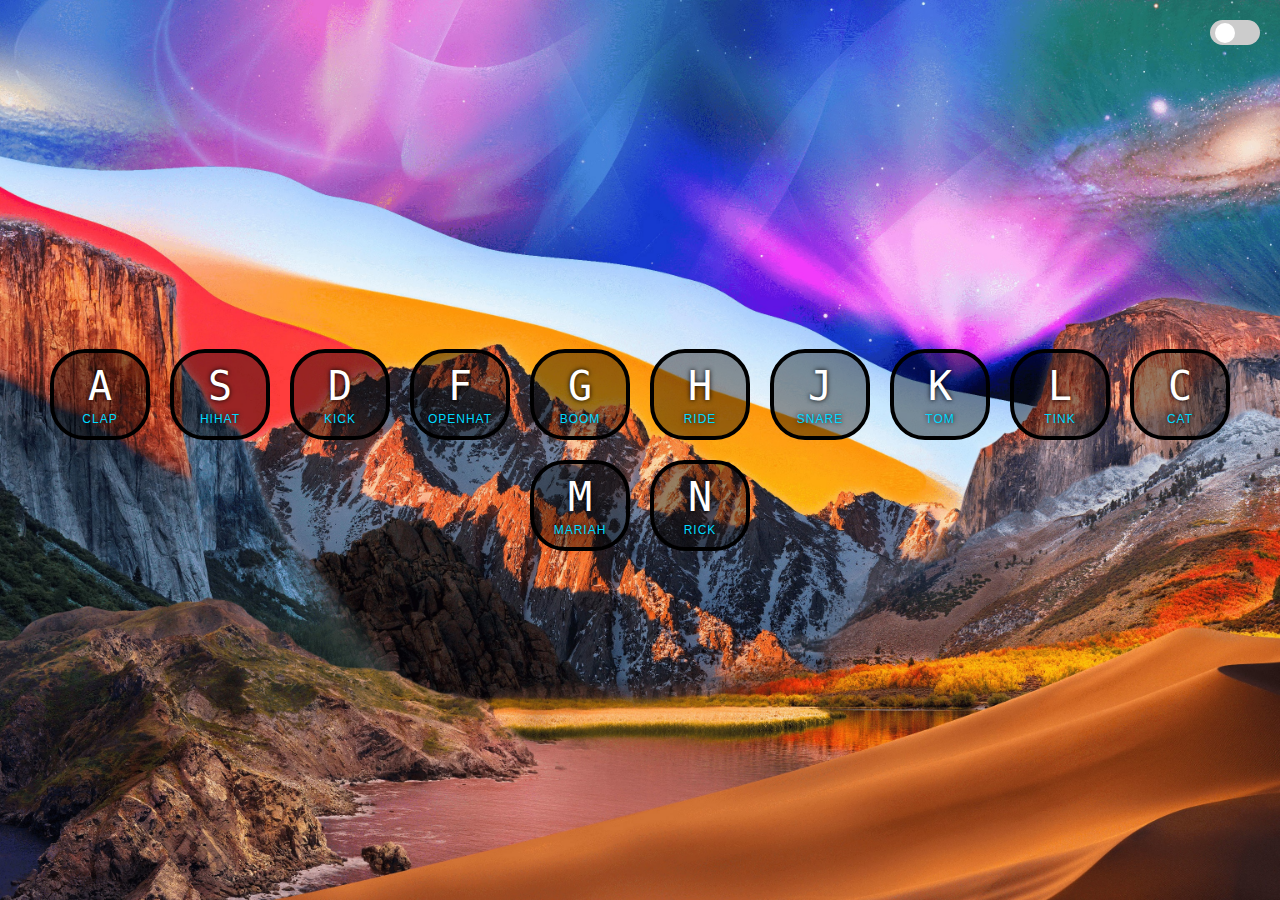
<file: index.html>
<!DOCTYPE html>
<html lang="en">
<head>
  <meta charset="UTF-8">
  <title>JS Drum Kit</title>
  <link rel="stylesheet" href="style.css">
  <link rel="icon" href="https://fav.farm/✅" />
  <meta name="viewport" content="width=device-width, initial-scale=1.0">
</head>
<body>
  <div class="toggle-container">
    <input type="checkbox" id="theme-toggle" class="theme-toggle">
    <label for="theme-toggle" class="toggle-label">
      <span class="toggle-button"></span>
    </label>
  </div>
  <div class="keys">
    <div data-key="65" class="key">
      <kbd>A</kbd>
      <span class="sound">clap</span>
    </div>
    <div data-key="83" class="key">
      <kbd>S</kbd>
      <span class="sound">hihat</span>
    </div>
    <div data-key="68" class="key">
      <kbd>D</kbd>
      <span class="sound">kick</span>
    </div>
    <div data-key="70" class="key">
      <kbd>F</kbd>
      <span class="sound">openhat</span>
    </div>
    <div data-key="71" class="key">
      <kbd>G</kbd>
      <span class="sound">boom</span>
    </div>
    <div data-key="72" class="key">
      <kbd>H</kbd>
      <span class="sound">ride</span>
    </div>
    <div data-key="74" class="key">
      <kbd>J</kbd>
      <span class="sound">snare</span>
    </div>
    <div data-key="75" class="key">
      <kbd>K</kbd>
      <span class="sound">tom</span>
    </div>
    <div data-key="76" class="key">
      <kbd>L</kbd>
      <span class="sound">tink</span>
    </div>
    <div data-key="67" class="key" id="cat-video" data-video="cat.mp4">
      <kbd>C</kbd>
      <span class="sound">cat</span>
    </div>
    <div data-key="77" class="key" id="mariah-video" data-video="mariah.mp4">
      <kbd>M</kbd>
      <span class="sound">mariah</span>
    </div>
    <div data-key="78" class="key" id="rick-video" data-video="rick.mp4">
      <kbd>N</kbd>
      <span class="sound">rick</span>
    </div>
  </div>

  <audio data-key="65" src="sounds/clap.wav"></audio>
  <audio data-key="83" src="sounds/hihat.wav"></audio>
  <audio data-key="68" src="sounds/kick.wav"></audio>
  <audio data-key="70" src="sounds/openhat.wav"></audio>
  <audio data-key="71" src="sounds/boom.wav"></audio>
  <audio data-key="72" src="sounds/ride.wav"></audio>
  <audio data-key="74" src="sounds/snare.wav"></audio>
  <audio data-key="75" src="sounds/tom.wav"></audio>
  <audio data-key="76" src="sounds/tink.wav"></audio>

<script>
  function removeTransition(e) {
    if (e.propertyName !== 'transform') return;
    e.target.classList.remove('playing');
  }

  function playSound(e) {
    const audio = document.querySelector(`audio[data-key="${e.keyCode}"]`);
    const key = document.querySelector(`div[data-key="${e.keyCode}"]`);
    if (!audio) return;

    key.classList.add('playing');
    audio.currentTime = 0;
    audio.play();
  }

  function handleKeyClick(e) {
    const keyCode = e.type === 'click' ? e.target.closest('.key').dataset.key : e.keyCode;
    const audio = document.querySelector(`audio[data-key="${keyCode}"]`);
    const key = document.querySelector(`div[data-key="${keyCode}"]`);
    if (!audio) return;

    key.classList.add('playing');
    audio.currentTime = 0;
    audio.play();
  }

  function handleSpecialKeys(e) {
    const keyCode = e.type === 'click' ? e.target.closest('.key').dataset.key : e.keyCode;
    const keyElement = document.querySelector(`div[data-key="${keyCode}"]`);
    const videoFile = keyElement ? keyElement.dataset.video : null;

    if (videoFile) {
      window.location.href = `video.html?video=${videoFile}`;
    }
  }

  function toggleBackground() {
    const htmlElement = document.documentElement;
    if (htmlElement.classList.contains('background2')) {
      htmlElement.classList.remove('background2');
    } else {
      htmlElement.classList.add('background2');
    }
  }

  const keys = Array.from(document.querySelectorAll('.key'));
  keys.forEach(key => {
    key.addEventListener('transitionend', removeTransition);
    key.addEventListener('click', handleKeyClick);
  });

  window.addEventListener('keydown', playSound);
  keys.forEach(key => key.addEventListener('click', handleSpecialKeys));
  window.addEventListener('keydown', handleSpecialKeys);
  document.getElementById('theme-toggle').addEventListener('change', toggleBackground);
</script>
</body>
</html>
</file>
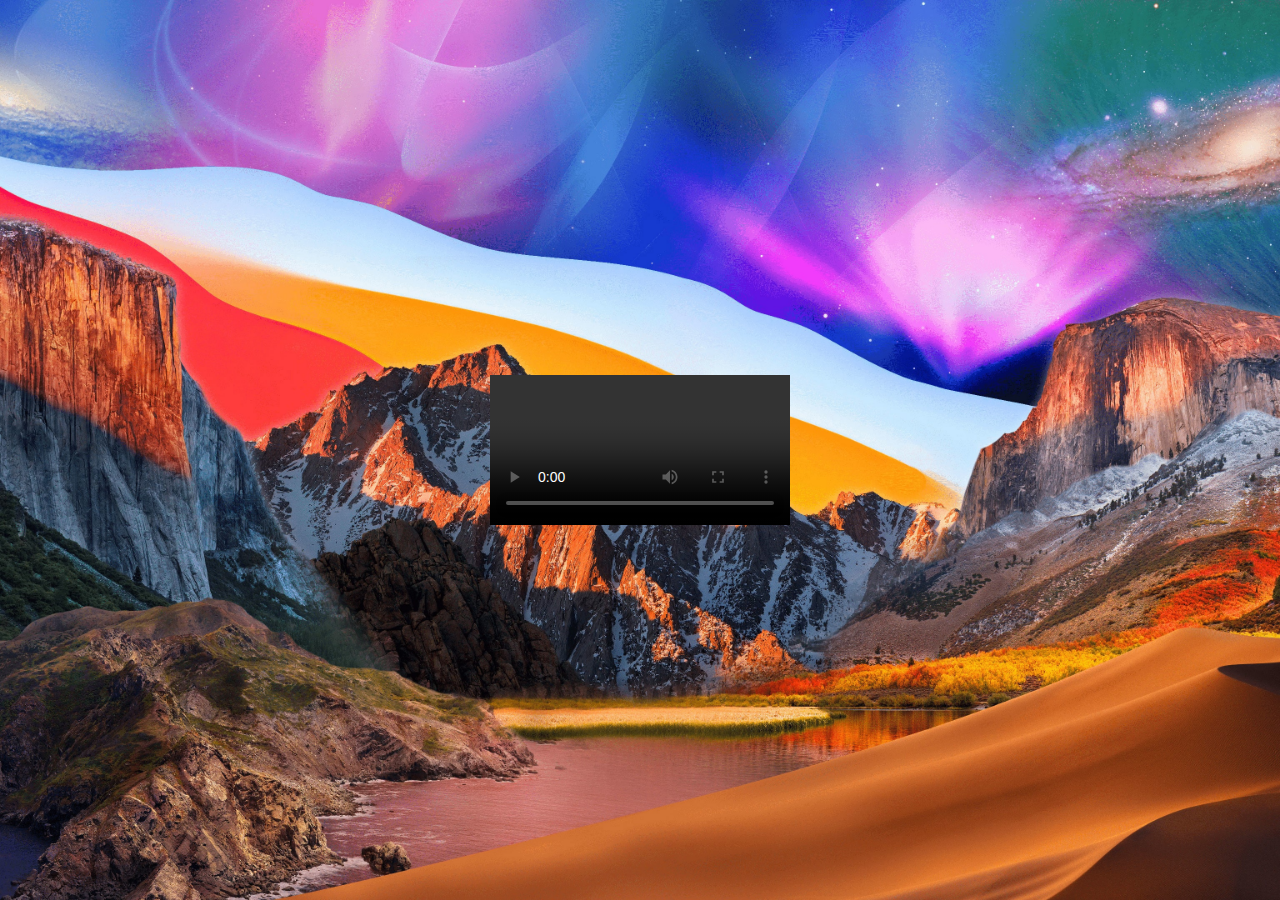
<file: video.html>
<!DOCTYPE html>
<html lang="en">
	<head>
		<meta charset="UTF-8" />
		<title>Video Player</title>
		<link rel="stylesheet" href="style.css" />
		<meta name="viewport" content="width=device-width, initial-scale=1.0" />
	</head>
	<body>
		<div class="video-container">
			<video controls autoplay id="video-player">
				Your browser does not support the video tag.
			</video>
		</div>

		<script>
			function getQueryParameter(name) {
				const urlParams = new URLSearchParams(window.location.search);
				return urlParams.get(name);
			}

			const videoFile = getQueryParameter("video");
			if (videoFile) {
				const videoPlayer = document.getElementById("video-player");
				videoPlayer.src = `sounds/${videoFile}`;
			} else {
				alert("No video file specified.");
			}
		</script>
	</body>
</html>
</file>
<file: style.css>
html {
  font-size: 10px;
  background: url('./background.jpg') bottom center no-repeat;
  background-size: cover;
}

body, html {
  margin: 0;
  padding: 0;
  font-family: sans-serif;
  display: flex;
  flex-direction: column;
  justify-content: center;
  align-items: center;
  height: 100vh;
}

.toggle-container {
  position: absolute;
  top: 20px;
  right: 20px;
}

.theme-toggle {
  display: none;
}

.toggle-label {
  display: flex;
  align-items: center;
  cursor: pointer;
  width: 50px;
  height: 25px;
  background: #ccc;
  border-radius: 25px;
  position: relative;
  transition: background 0.3s;
}

.toggle-button {
  content: '';
  position: absolute;
  width: 20px;
  height: 20px;
  background: white;
  border-radius: 50%;
  transition: transform 0.3s;
  transform: translateX(5px);
}

.theme-toggle:checked + .toggle-label {
  background: #4d4d4d;
}

.theme-toggle:checked + .toggle-label .toggle-button {
  transform: translateX(25px);
}

.keys {
  display: flex;
  flex-wrap: wrap;
  justify-content: center;
  align-items: center;
  width: 100%;
  max-width: 1200px;
  flex-direction: row;
}

.key {
  border: 0.4rem solid black;
  border-radius: 3.5rem;
  margin: 1rem;
  font-size: 1.5rem;
  padding: 1rem 0.5rem;
  transition: all 0.07s ease;
  width: 10rem;
  text-align: center;
  color: white;
  background: rgba(0, 0, 0, 0.4);
  text-shadow: 0 0 0.5rem black;
  box-sizing: border-box;
}

.playing {
  transform: scale(1.1);
  border-color: #ff0000;
  box-shadow: 0 0 1rem #ff0000;
}

kbd {
  display: block;
  font-size: 4rem;
}

.sound {
  font-size: 1.2rem;
  text-transform: uppercase;
  letter-spacing: 0.1rem;
  color: #00d9ff;
}

@media (max-width: 800px) {
  .keys {
    flex-direction: column;
  }
}

@media (max-width: 600px) {
  .key {
    font-size: 1rem;
    padding: 0.5rem 0.2rem;
    width: 80%;
  }
  kbd {
    font-size: 2rem;
  }
  .sound {
    font-size: 0.8rem;
  }
}

.video-container {
  display: flex;
  justify-content: center;
  align-items: center;
  height: 100vh;
  width: 100%;
}

video {
  max-width: 100%;
  height: auto;
}

html.background2 {
  background: url('./background2.png') bottom center no-repeat;
  background-size: cover;
}
</file>
